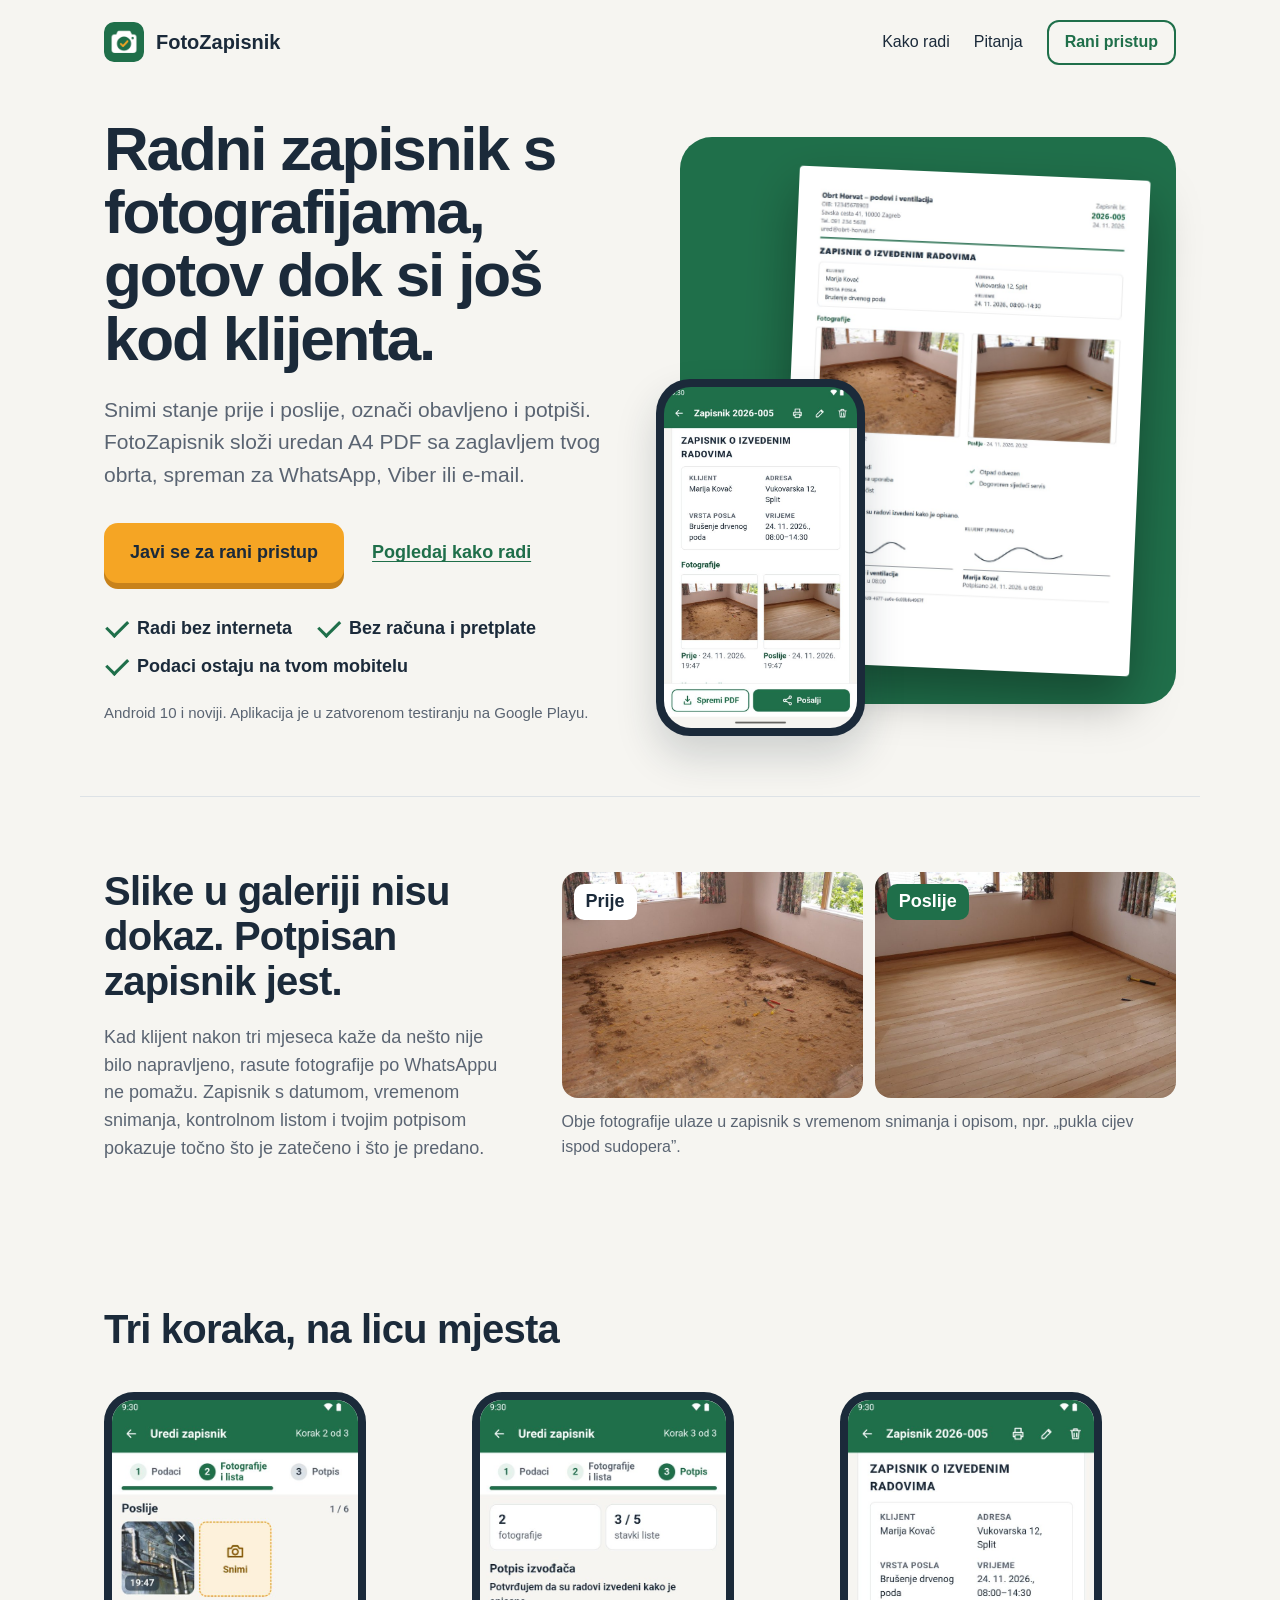
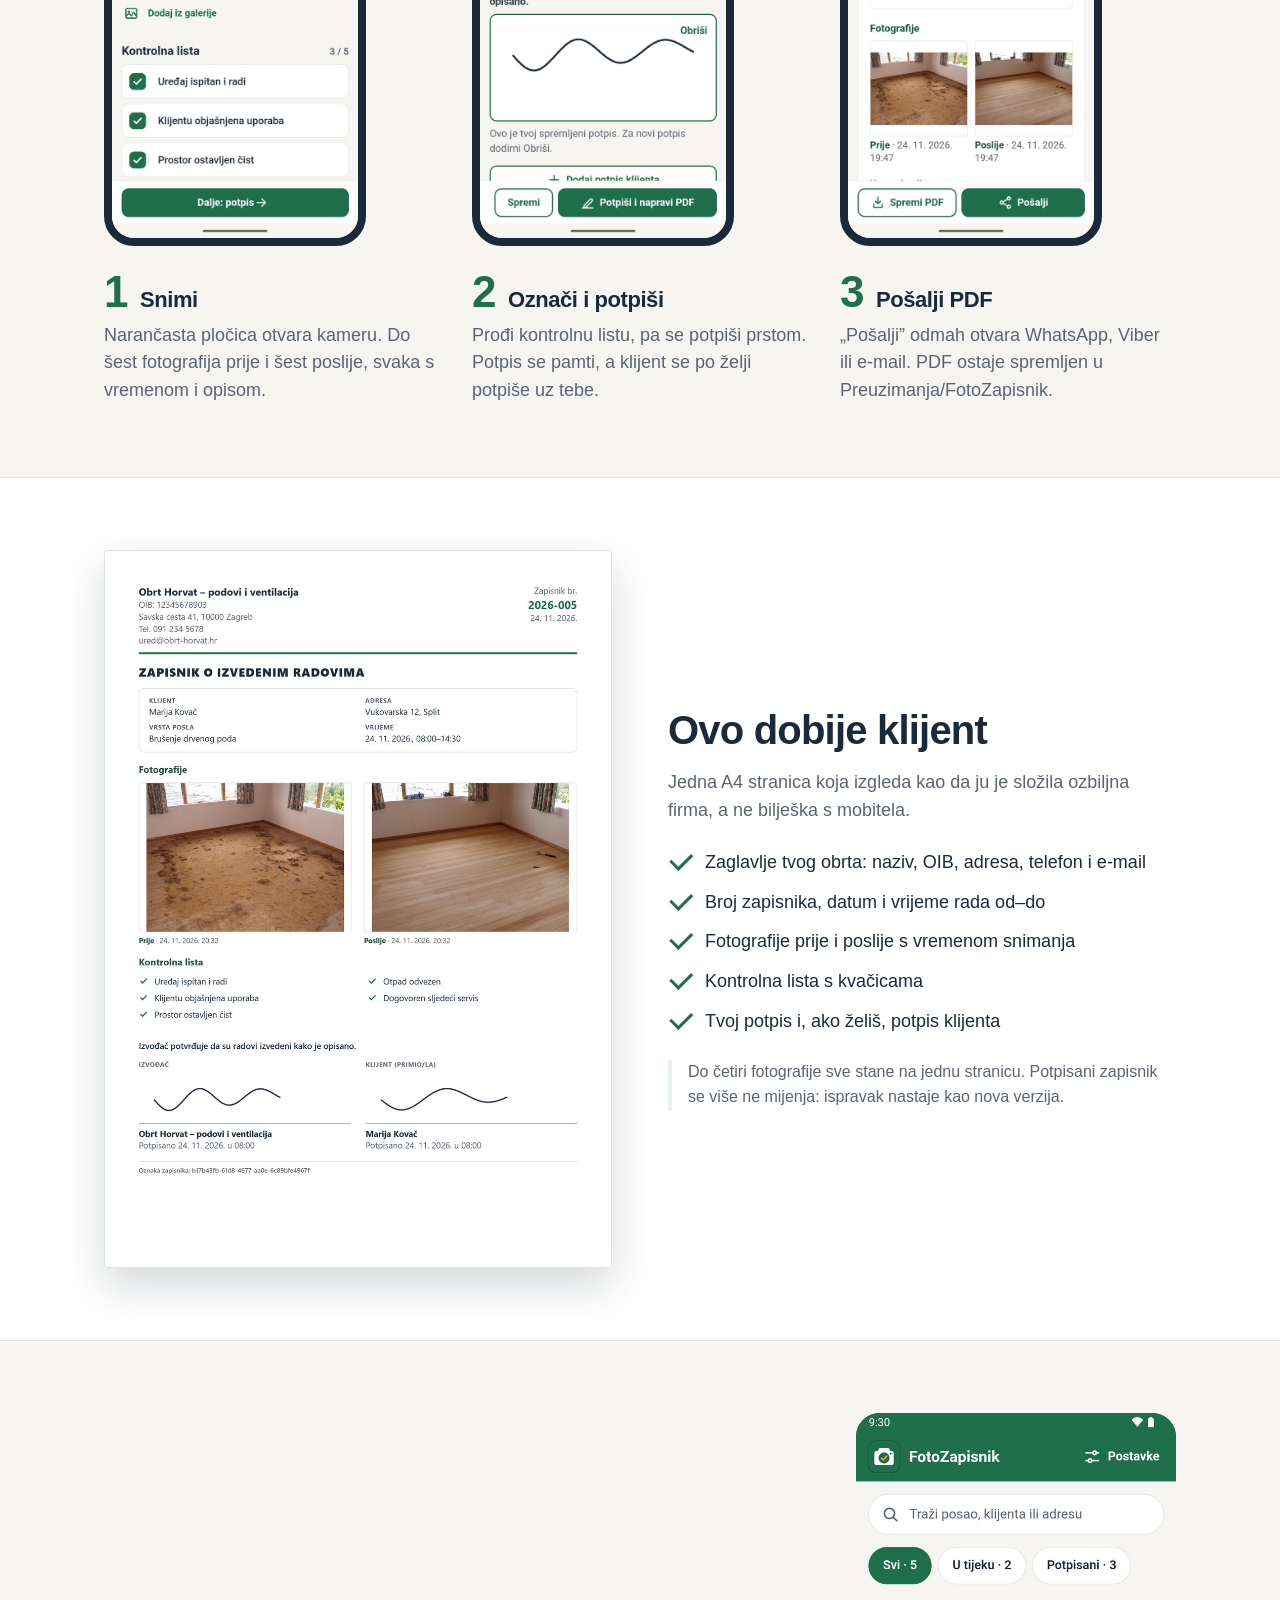
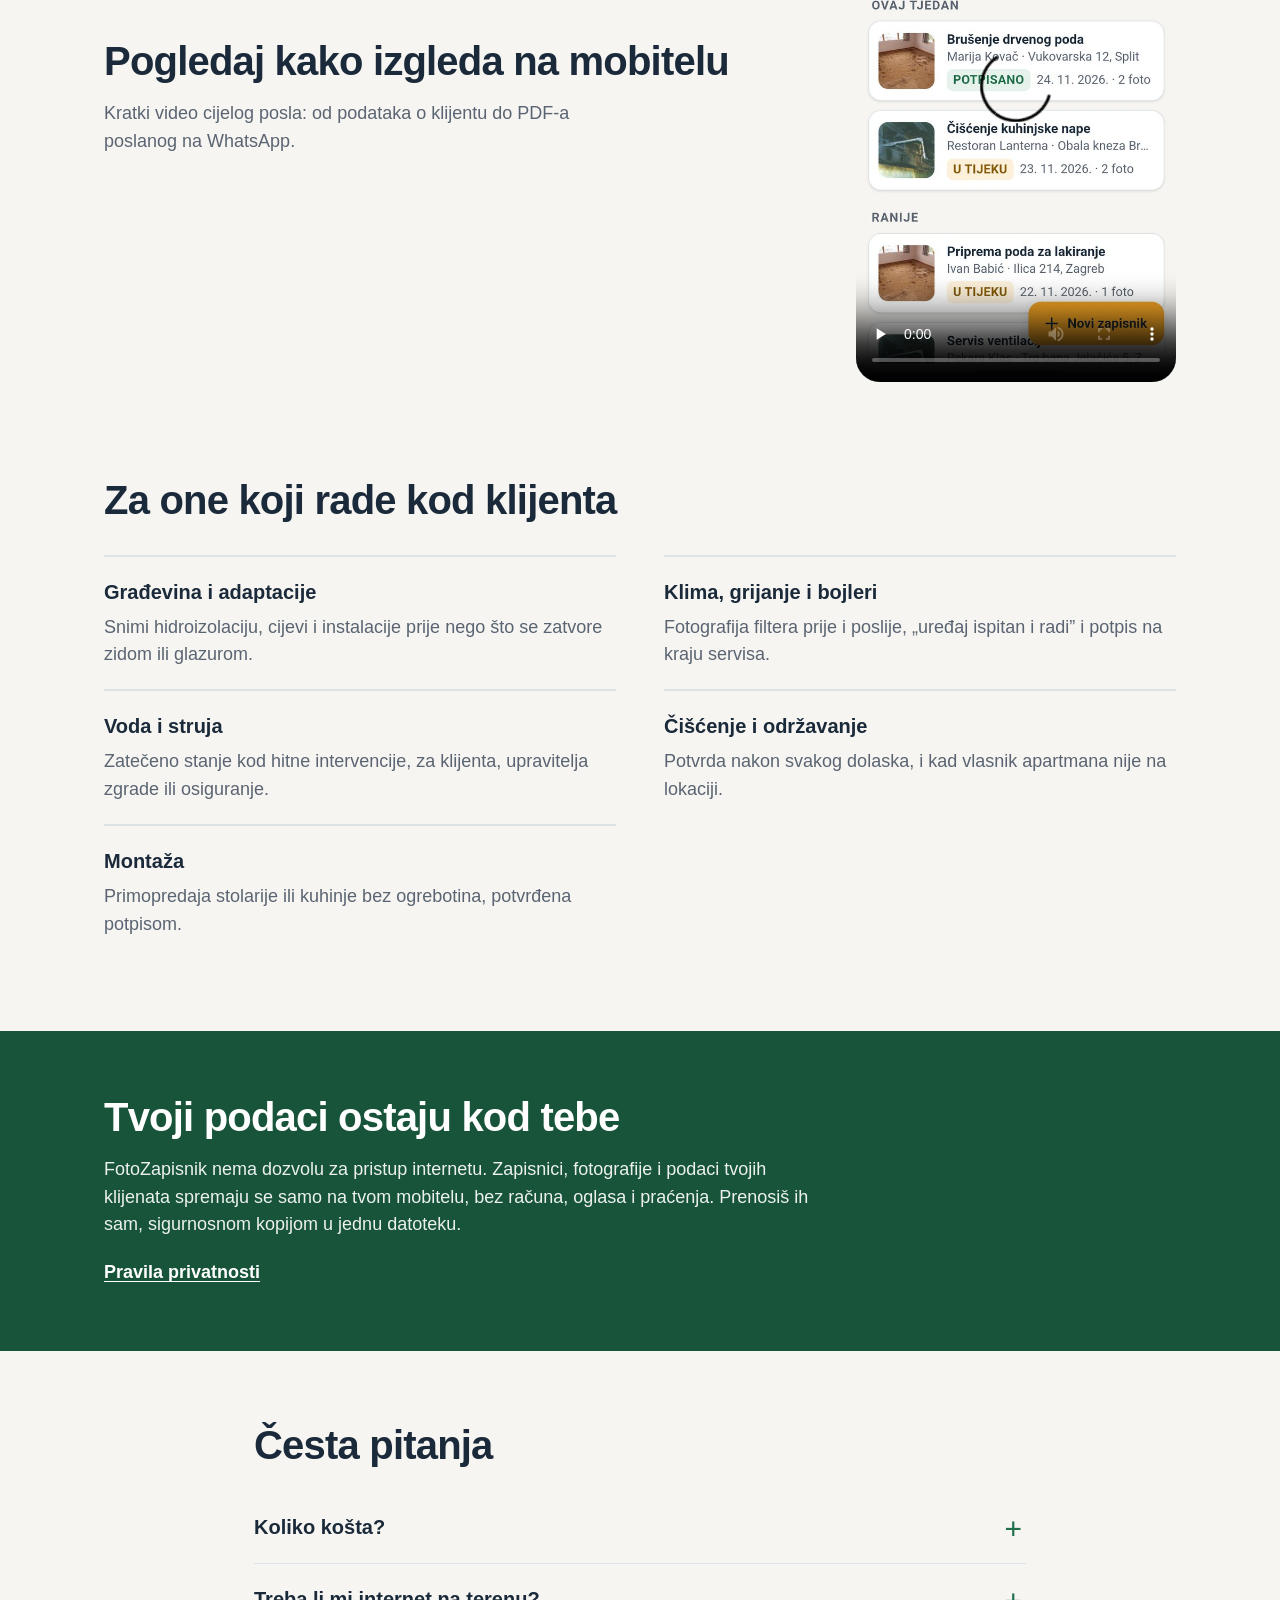
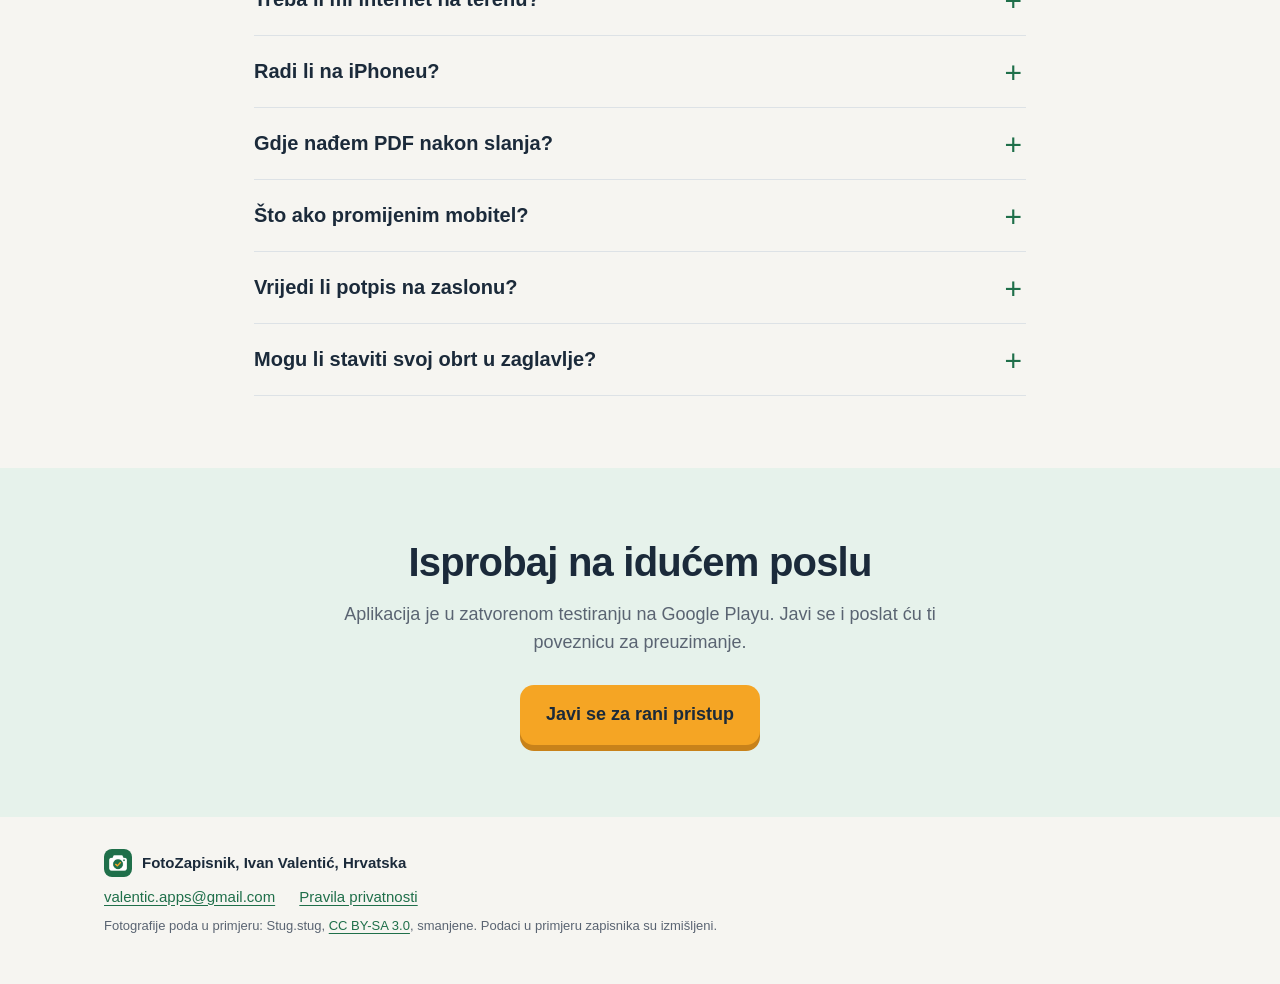
<file: index.html>
<!doctype html>
<html lang="hr">
<head>
<meta charset="utf-8">
<meta name="viewport" content="width=device-width,initial-scale=1">
<meta http-equiv="Content-Security-Policy" content="default-src 'self'; img-src 'self'; media-src 'self'; style-src 'self'; script-src 'none'; object-src 'none'; base-uri 'none'; form-action 'none'">
<title>FotoZapisnik – radni zapisnik s fotografijama, gotov na terenu</title>
<meta name="description" content="Snimi stanje prije i poslije, označi obavljeno i potpiši. FotoZapisnik složi uredan A4 PDF sa zaglavljem tvog obrta, spreman za WhatsApp ili e-mail. Radi bez interneta, bez računa i pretplate.">
<meta name="theme-color" content="#1F6F4A">
<meta property="og:type" content="website">
<meta property="og:title" content="FotoZapisnik – radni zapisnik s fotografijama, gotov na terenu">
<meta property="og:description" content="Prije i poslije, kontrolna lista i potpis u jednom PDF-u. Radi bez interneta, bez računa i pretplate.">
<meta property="og:image" content="https://ivanvalentic231-web.github.io/fotozapisnik/assets/zapisnik-a4.jpg">
<meta property="og:url" content="https://ivanvalentic231-web.github.io/fotozapisnik/">
<meta property="og:locale" content="hr_HR">
<link rel="icon" href="assets/ikona-192.png">
<link rel="apple-touch-icon" href="assets/ikona-192.png">
<link rel="stylesheet" href="style.css">
</head>
<body>
<!-- Dok aplikacija nije javno na Google Playu, gumbi vode na e-mail za rani pristup.
     Nakon objave zamijeni svaki href "mailto:..." s https://play.google.com/store/apps/details?id=com.ivan.fotozapisnik
     i tekst gumba s „Preuzmi na Google Playu”. -->
<header class="top">
  <a class="brand" href="#"><img src="assets/ikona-192.png" width="40" height="40" alt="">FotoZapisnik</a>
  <nav aria-label="Stranica">
    <a href="#kako">Kako radi</a>
    <a href="#pitanja">Pitanja</a>
    <a class="top-cta" href="mailto:valentic.apps@gmail.com?subject=FotoZapisnik%20%E2%80%93%20rani%20pristup">Rani pristup</a>
  </nav>
</header>

<main>
<section class="hero">
  <div class="hero-text">
    <h1>Radni zapisnik s fotografijama, gotov dok si još kod klijenta.</h1>
    <p class="lead">Snimi stanje prije i poslije, označi obavljeno i potpiši. FotoZapisnik složi uredan A4 PDF sa zaglavljem tvog obrta, spreman za WhatsApp, Viber ili e-mail.</p>
    <div class="actions">
      <a class="button" href="mailto:valentic.apps@gmail.com?subject=FotoZapisnik%20%E2%80%93%20rani%20pristup&amp;body=Pozdrav%2C%20zanima%20me%20FotoZapisnik.%20Bavim%20se%3A%20">Javi se za rani pristup</a>
      <a class="link" href="#kako">Pogledaj kako radi</a>
    </div>
    <ul class="facts" aria-label="Ukratko">
      <li>Radi bez interneta</li>
      <li>Bez računa i pretplate</li>
      <li>Podaci ostaju na tvom mobitelu</li>
    </ul>
    <p class="platform">Android 10 i noviji. Aplikacija je u zatvorenom testiranju na Google Playu.</p>
  </div>
  <div class="hero-visual" aria-hidden="true">
    <img class="sheet" src="assets/zapisnik-a4.jpg" width="1000" height="1414" alt="">
    <div class="phone"><img src="assets/app-pregled-pdf.jpg" width="600" height="1067" alt=""></div>
  </div>
</section>

<section class="proof">
  <div class="proof-text">
    <h2>Slike u galeriji nisu dokaz. Potpisan zapisnik jest.</h2>
    <p>Kad klijent nakon tri mjeseca kaže da nešto nije bilo napravljeno, rasute fotografije po WhatsAppu ne pomažu. Zapisnik s datumom, vremenom snimanja, kontrolnom listom i tvojim potpisom pokazuje točno što je zatečeno i što je predano.</p>
  </div>
  <figure class="pair">
    <div><img src="assets/pod-prije.jpg" width="900" height="675" alt="Drveni pod prije brušenja, s ostacima ljepila"><span>Prije</span></div>
    <div><img src="assets/pod-poslije.jpg" width="900" height="675" alt="Isti pod nakon prvog brušenja"><span>Poslije</span></div>
    <figcaption>Obje fotografije ulaze u zapisnik s vremenom snimanja i opisom, npr. „pukla cijev ispod sudopera”.</figcaption>
  </figure>
</section>

<section class="steps" id="kako">
  <h2>Tri koraka, na licu mjesta</h2>
  <ol>
    <li>
      <img src="assets/app-fotografije.jpg" width="600" height="1067" alt="Korak s fotografijama prije i poslije i kontrolnom listom">
      <h3>Snimi</h3>
      <p>Narančasta pločica otvara kameru. Do šest fotografija prije i šest poslije, svaka s vremenom i opisom.</p>
    </li>
    <li>
      <img src="assets/app-potpis.jpg" width="600" height="1067" alt="Korak s potpisom izvođača">
      <h3>Označi i potpiši</h3>
      <p>Prođi kontrolnu listu, pa se potpiši prstom. Potpis se pamti, a klijent se po želji potpiše uz tebe.</p>
    </li>
    <li>
      <img src="assets/app-pregled-pdf.jpg" width="600" height="1067" alt="Pregled zapisnika s gumbima Spremi PDF i Pošalji">
      <h3>Pošalji PDF</h3>
      <p>„Pošalji” odmah otvara WhatsApp, Viber ili e-mail. PDF ostaje spremljen u Preuzimanja/FotoZapisnik.</p>
    </li>
  </ol>
</section>

<section class="result">
  <div class="result-sheet"><img src="assets/zapisnik-a4.jpg" width="1000" height="1414" alt="Primjer A4 zapisnika o izvedenim radovima: zaglavlje obrta, podaci posla, fotografije prije i poslije, kontrolna lista i potpisi"></div>
  <div class="result-text">
    <h2>Ovo dobije klijent</h2>
    <p>Jedna A4 stranica koja izgleda kao da ju je složila ozbiljna firma, a ne bilješka s mobitela.</p>
    <ul class="checks">
      <li>Zaglavlje tvog obrta: naziv, OIB, adresa, telefon i e-mail</li>
      <li>Broj zapisnika, datum i vrijeme rada od–do</li>
      <li>Fotografije prije i poslije s vremenom snimanja</li>
      <li>Kontrolna lista s kvačicama</li>
      <li>Tvoj potpis i, ako želiš, potpis klijenta</li>
    </ul>
    <p class="note">Do četiri fotografije sve stane na jednu stranicu. Potpisani zapisnik se više ne mijenja: ispravak nastaje kao nova verzija.</p>
  </div>
</section>

<section class="video">
  <div class="video-text">
    <h2>Pogledaj kako izgleda na mobitelu</h2>
    <p>Kratki video cijelog posla: od podataka o klijentu do PDF-a poslanog na WhatsApp.</p>
  </div>
  <video controls preload="none" playsinline poster="assets/app-popis.jpg" width="360" height="640">
    <source src="assets/fotozapisnik-video.mp4" type="video/mp4">
    <a href="assets/fotozapisnik-video.mp4">Preuzmi video</a>
  </video>
</section>

<section class="who">
  <h2>Za one koji rade kod klijenta</h2>
  <dl>
    <div><dt>Građevina i adaptacije</dt><dd>Snimi hidroizolaciju, cijevi i instalacije prije nego što se zatvore zidom ili glazurom.</dd></div>
    <div><dt>Klima, grijanje i bojleri</dt><dd>Fotografija filtera prije i poslije, „uređaj ispitan i radi” i potpis na kraju servisa.</dd></div>
    <div><dt>Voda i struja</dt><dd>Zatečeno stanje kod hitne intervencije, za klijenta, upravitelja zgrade ili osiguranje.</dd></div>
    <div><dt>Čišćenje i održavanje</dt><dd>Potvrda nakon svakog dolaska, i kad vlasnik apartmana nije na lokaciji.</dd></div>
    <div><dt>Montaža</dt><dd>Primopredaja stolarije ili kuhinje bez ogrebotina, potvrđena potpisom.</dd></div>
  </dl>
</section>

<section class="privacy-band">
  <div>
    <h2>Tvoji podaci ostaju kod tebe</h2>
    <p>FotoZapisnik nema dozvolu za pristup internetu. Zapisnici, fotografije i podaci tvojih klijenata spremaju se samo na tvom mobitelu, bez računa, oglasa i praćenja. Prenosiš ih sam, sigurnosnom kopijom u jednu datoteku.</p>
    <a href="privacy.html">Pravila privatnosti</a>
  </div>
</section>

<section class="faq" id="pitanja">
  <h2>Česta pitanja</h2>
  <details><summary>Koliko košta?</summary><p>Dok traje testiranje, aplikacija je besplatna i bez ograničenja. Nakon objave prvih pet zapisnika ostaje besplatno, a za neograničen rad plaćaš samo jednom, bez mjesečne pretplate i bez reklama.</p></details>
  <details><summary>Treba li mi internet na terenu?</summary><p>Ne. Sve radi i u podrumu, garaži ili novogradnji bez signala. Internet ti treba samo aplikaciji kojom šalješ PDF.</p></details>
  <details><summary>Radi li na iPhoneu?</summary><p>Za sada ne. FotoZapisnik je za Android 10 i novije.</p></details>
  <details><summary>Gdje nađem PDF nakon slanja?</summary><p>U mapi Preuzimanja/FotoZapisnik na mobitelu. Isti zapisnik možeš poslati ponovno iz aplikacije kad god zatreba.</p></details>
  <details><summary>Što ako promijenim mobitel?</summary><p>U Postavkama izradi sigurnosnu kopiju u jednu datoteku i vrati je na novom mobitelu. Kopiju izrađuješ sam: bez nje se zapisnici gube s mobitelom.</p></details>
  <details><summary>Vrijedi li potpis na zaslonu?</summary><p>Potpis prstom je slika potpisa u zapisniku i služi kao potvrda između tebe i klijenta. Nije kvalificirani elektronički potpis.</p></details>
  <details><summary>Mogu li staviti svoj obrt u zaglavlje?</summary><p>Da. Naziv obrta, OIB, adresu, telefon, e-mail i potpis upišeš jednom u Postavkama i oni idu na svaki zapisnik.</p></details>
</section>

<section class="final">
  <h2>Isprobaj na idućem poslu</h2>
  <p>Aplikacija je u zatvorenom testiranju na Google Playu. Javi se i poslat ću ti poveznicu za preuzimanje.</p>
  <a class="button" href="mailto:valentic.apps@gmail.com?subject=FotoZapisnik%20%E2%80%93%20rani%20pristup&amp;body=Pozdrav%2C%20zanima%20me%20FotoZapisnik.%20Bavim%20se%3A%20">Javi se za rani pristup</a>
</section>
</main>

<footer class="bottom">
  <p><img src="assets/ikona-192.png" width="28" height="28" alt="">FotoZapisnik, Ivan Valentić, Hrvatska</p>
  <p><a href="mailto:valentic.apps@gmail.com">valentic.apps@gmail.com</a> <a href="privacy.html">Pravila privatnosti</a></p>
  <p class="credits">Fotografije poda u primjeru: Stug.stug, <a href="https://creativecommons.org/licenses/by-sa/3.0/">CC BY-SA 3.0</a>, smanjene. Podaci u primjeru zapisnika su izmišljeni.</p>
</footer>
</body>
</html>
</file>
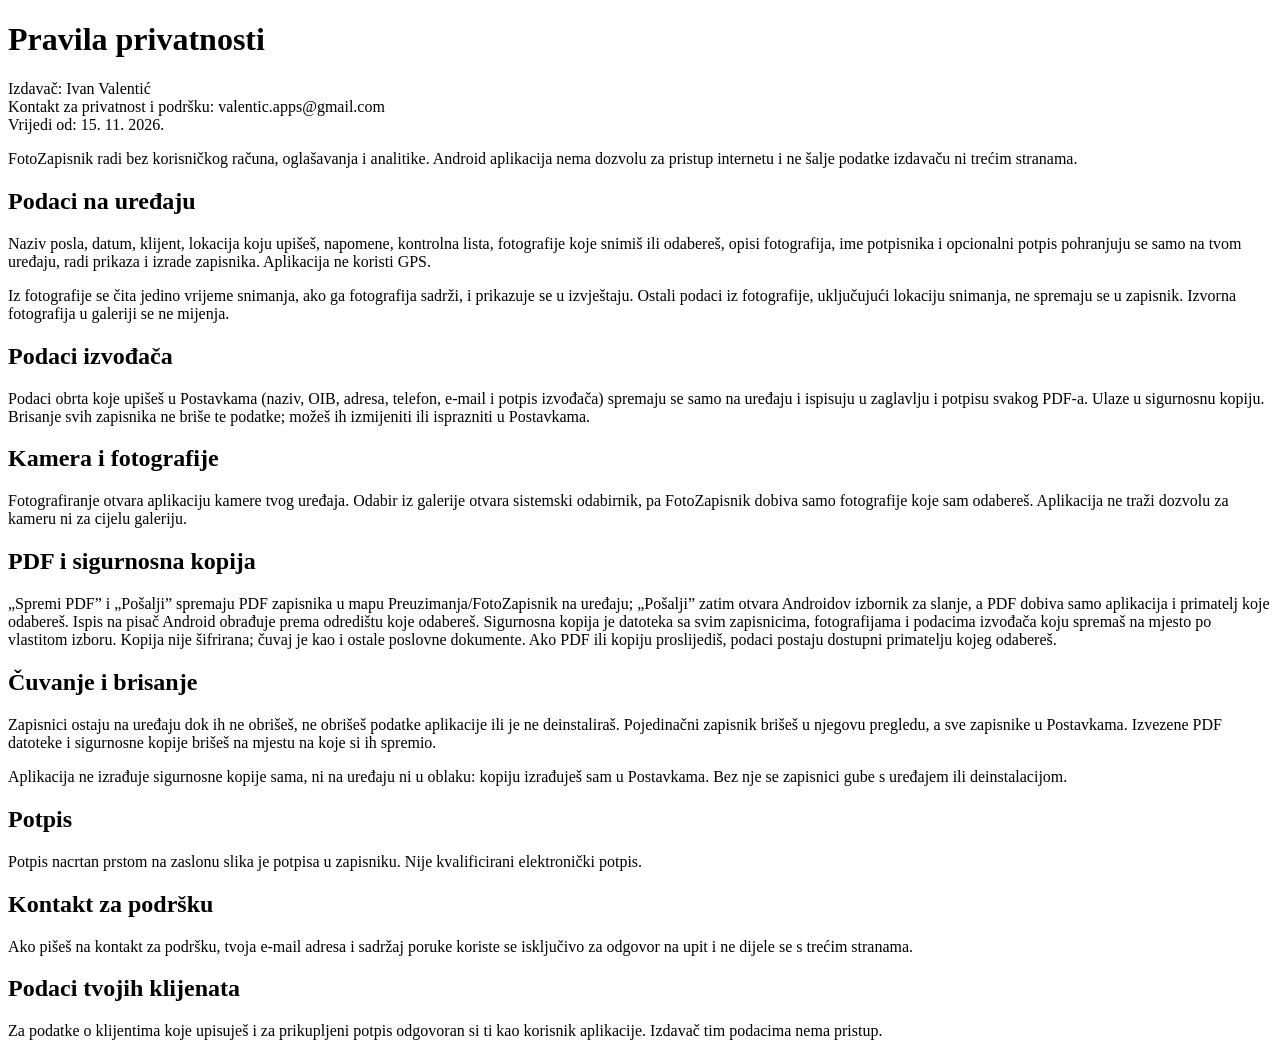
<file: privacy.html>
<!doctype html>
<!-- Kopija web/privacy.html za GitHub Pages (ivanvalentic231-web/fotozapisnik). Izmjene radi u web/privacy.html pa ponovno kopiraj. -->
<html lang="hr">
<head>
<meta charset="utf-8">
<meta name="viewport" content="width=device-width,initial-scale=1,viewport-fit=cover">
<meta http-equiv="Content-Security-Policy" content="default-src 'self'; style-src 'self'; script-src 'none'; object-src 'none'; base-uri 'none'; form-action 'none'">
<title>Pravila privatnosti · FotoZapisnik</title>
</head>
<body>
<main>
<h1>Pravila privatnosti</h1>
<p>Izdavač: Ivan Valentić<br>Kontakt za privatnost i podršku: valentic.apps@gmail.com<br>Vrijedi od: 15. 11. 2026.</p>
<p>FotoZapisnik radi bez korisničkog računa, oglašavanja i analitike. Android aplikacija nema dozvolu za pristup internetu i ne šalje podatke izdavaču ni trećim stranama.</p>
<h2>Podaci na uređaju</h2>
<p>Naziv posla, datum, klijent, lokacija koju upišeš, napomene, kontrolna lista, fotografije koje snimiš ili odabereš, opisi fotografija, ime potpisnika i opcionalni potpis pohranjuju se samo na tvom uređaju, radi prikaza i izrade zapisnika. Aplikacija ne koristi GPS.</p>
<p>Iz fotografije se čita jedino vrijeme snimanja, ako ga fotografija sadrži, i prikazuje se u izvještaju. Ostali podaci iz fotografije, uključujući lokaciju snimanja, ne spremaju se u zapisnik. Izvorna fotografija u galeriji se ne mijenja.</p>
<h2>Podaci izvođača</h2>
<p>Podaci obrta koje upišeš u Postavkama (naziv, OIB, adresa, telefon, e-mail i potpis izvođača) spremaju se samo na uređaju i ispisuju u zaglavlju i potpisu svakog PDF-a. Ulaze u sigurnosnu kopiju. Brisanje svih zapisnika ne briše te podatke; možeš ih izmijeniti ili isprazniti u Postavkama.</p>
<h2>Kamera i fotografije</h2>
<p>Fotografiranje otvara aplikaciju kamere tvog uređaja. Odabir iz galerije otvara sistemski odabirnik, pa FotoZapisnik dobiva samo fotografije koje sam odabereš. Aplikacija ne traži dozvolu za kameru ni za cijelu galeriju.</p>
<h2>PDF i sigurnosna kopija</h2>
<p>„Spremi PDF” i „Pošalji” spremaju PDF zapisnika u mapu Preuzimanja/FotoZapisnik na uređaju; „Pošalji” zatim otvara Androidov izbornik za slanje, a PDF dobiva samo aplikacija i primatelj koje odabereš. Ispis na pisač Android obrađuje prema odredištu koje odabereš. Sigurnosna kopija je datoteka sa svim zapisnicima, fotografijama i podacima izvođača koju spremaš na mjesto po vlastitom izboru. Kopija nije šifrirana; čuvaj je kao i ostale poslovne dokumente. Ako PDF ili kopiju proslijediš, podaci postaju dostupni primatelju kojeg odabereš.</p>
<h2>Čuvanje i brisanje</h2>
<p>Zapisnici ostaju na uređaju dok ih ne obrišeš, ne obrišeš podatke aplikacije ili je ne deinstaliraš. Pojedinačni zapisnik brišeš u njegovu pregledu, a sve zapisnike u Postavkama. Izvezene PDF datoteke i sigurnosne kopije brišeš na mjestu na koje si ih spremio.</p>
<p>Aplikacija ne izrađuje sigurnosne kopije sama, ni na uređaju ni u oblaku: kopiju izrađuješ sam u Postavkama. Bez nje se zapisnici gube s uređajem ili deinstalacijom.</p>
<h2>Potpis</h2>
<p>Potpis nacrtan prstom na zaslonu slika je potpisa u zapisniku. Nije kvalificirani elektronički potpis.</p>
<h2>Kontakt za podršku</h2>
<p>Ako pišeš na kontakt za podršku, tvoja e-mail adresa i sadržaj poruke koriste se isključivo za odgovor na upit i ne dijele se s trećim stranama.</p>
<h2>Podaci tvojih klijenata</h2>
<p>Za podatke o klijentima koje upisuješ i za prikupljeni potpis odgovoran si ti kao korisnik aplikacije. Izdavač tim podacima nema pristup.</p>
</main>
</body>
</html>
</file>
<file: style.css>
/* FotoZapisnik – web stranica. Boje su iste kao u aplikaciji; narančasta samo za glavni poziv na akciju. */
:root {
  --green: #1F6F4A;
  --green-dark: #17543A;
  --green-tint: #E6F2EB;
  --orange: #F5A524;
  --ink: #1B2A3A;
  --muted: #5A6472;
  --paper: #F6F5F1;
  --white: #FFFFFF;
  --line: #DDE2E6;
  --shadow: rgba(27, 42, 58, .18);
  --wrap: 1120px;
}

* { box-sizing: border-box; }
html { scroll-behavior: smooth; }
body {
  margin: 0;
  background: var(--paper);
  color: var(--ink);
  font: 18px/1.55 "Segoe UI", Roboto, "Helvetica Neue", Arial, system-ui, sans-serif;
  -webkit-text-size-adjust: 100%;
}
img, video { display: block; max-width: 100%; height: auto; }
h1, h2, h3, p, ul, ol, dl, dd, figure { margin: 0; }
h1, h2, h3 { font-weight: 800; letter-spacing: -0.02em; line-height: 1.12; }
h2 { font-size: clamp(28px, 3.4vw, 40px); }
h3 { font-size: 22px; }
a { color: var(--green); text-underline-offset: 3px; }
:focus-visible { outline: 3px solid var(--orange); outline-offset: 3px; border-radius: 6px; }

/* ---------- Zaglavlje ---------- */
.top {
  max-width: var(--wrap);
  margin: 0 auto;
  padding: 20px 24px;
  display: flex;
  align-items: center;
  justify-content: space-between;
  gap: 16px;
}
.brand { display: flex; align-items: center; gap: 12px; color: var(--ink); text-decoration: none; font-weight: 800; font-size: 20px; }
.brand img { border-radius: 10px; }
.top nav { display: flex; align-items: center; gap: 24px; font-size: 16px; }
.top nav a { color: var(--ink); text-decoration: none; }
.top nav a:hover { color: var(--green); }
.top nav .top-cta { color: var(--green); font-weight: 700; border: 2px solid var(--green); border-radius: 12px; padding: 8px 16px; }

/* ---------- Glavni dio: tekst lijevo, zapisnik na „radnoj ploči” desno ---------- */
.hero {
  max-width: var(--wrap);
  margin: 0 auto;
  padding: 32px 24px 72px;
  display: grid;
  grid-template-columns: 1.05fr 1fr;
  gap: 56px;
  align-items: center;
}
.hero h1 { font-size: clamp(36px, 5.2vw, 62px); letter-spacing: -0.035em; line-height: 1.02; }
.lead { margin-top: 24px; font-size: 21px; color: var(--muted); max-width: 32em; }
.actions { margin-top: 32px; display: flex; flex-wrap: wrap; align-items: center; gap: 16px 28px; }
.button {
  display: inline-block;
  background: var(--orange);
  color: var(--ink);
  font-weight: 800;
  font-size: 18px;
  text-decoration: none;
  padding: 16px 26px;
  border-radius: 14px;
  box-shadow: 0 6px 0 #C8821A;
}
.button:hover { background: #F7B03D; }
.button:active { transform: translateY(3px); box-shadow: 0 3px 0 #C8821A; }
.link { font-weight: 700; }
.facts { list-style: none; padding: 0; margin-top: 32px; display: flex; flex-wrap: wrap; gap: 10px 24px; font-weight: 600; }
.facts li { display: flex; align-items: center; gap: 10px; }
.facts li::before,
.checks li::before {
  content: "";
  flex: none;
  width: 10px;
  height: 18px;
  border: solid var(--green);
  border-width: 0 3px 3px 0;
  margin: 0 4px 0 6px;
  transform: rotate(45deg) translate(-2px, -3px);
}
.platform { margin-top: 20px; font-size: 15px; color: var(--muted); }

.hero-visual {
  position: relative;
  background: var(--green);
  border-radius: 32px;
  padding: 36px 36px 36px 22%;
  min-height: 560px;
}
.sheet {
  width: 100%;
  border-radius: 4px;
  box-shadow: 0 24px 50px rgba(0, 0, 0, .35);
  transform: rotate(2.5deg);
  animation: sheet-in .9s cubic-bezier(.2, .7, .2, 1) both;
}
.phone {
  position: absolute;
  left: -24px;
  bottom: -32px;
  width: 42%;
  padding: 8px;
  background: var(--ink);
  border-radius: 34px;
  box-shadow: 0 20px 40px var(--shadow);
  animation: phone-in .9s .25s cubic-bezier(.2, .7, .2, 1) both;
}
.phone img { border-radius: 27px; }
@keyframes sheet-in { from { opacity: 0; transform: rotate(7deg) translateY(30px); } }
@keyframes phone-in { from { opacity: 0; transform: translateY(40px); } }

/* ---------- Dokaz: prije i poslije ---------- */
.proof {
  max-width: var(--wrap);
  margin: 0 auto;
  padding: 72px 24px;
  display: grid;
  grid-template-columns: 0.8fr 1.2fr;
  gap: 48px;
  align-items: center;
  border-top: 1px solid var(--line);
}
.proof-text p { margin-top: 20px; color: var(--muted); max-width: 30em; }
.pair { display: grid; grid-template-columns: 1fr 1fr; gap: 12px; }
.pair div { position: relative; }
.pair img { border-radius: 16px; width: 100%; aspect-ratio: 4 / 3; object-fit: cover; }
.pair span {
  position: absolute;
  left: 12px;
  top: 12px;
  background: var(--white);
  color: var(--ink);
  font-weight: 800;
  padding: 4px 12px;
  border-radius: 10px;
}
.pair div + div span { background: var(--green); color: var(--white); }
.pair figcaption { grid-column: 1 / -1; font-size: 16px; color: var(--muted); }

/* ---------- Koraci (stvarni slijed, zato brojevi) ---------- */
.steps { max-width: var(--wrap); margin: 0 auto; padding: 72px 24px; }
.steps ol { list-style: none; padding: 0; margin-top: 40px; display: grid; grid-template-columns: repeat(3, 1fr); gap: 32px; counter-reset: step; }
.steps li { counter-increment: step; }
.steps li img {
  width: 78%;
  border: 8px solid var(--ink);
  border-radius: 30px;
  margin-bottom: 24px;
}
.steps h3 { display: flex; align-items: baseline; gap: 12px; }
.steps h3::before {
  content: counter(step);
  font-size: 44px;
  line-height: 1;
  color: var(--green);
}
.steps li p { margin-top: 8px; color: var(--muted); }

/* ---------- Gotov zapisnik ---------- */
.result {
  background: var(--white);
  border-top: 1px solid var(--line);
  border-bottom: 1px solid var(--line);
}
.result {
  display: grid;
  grid-template-columns: minmax(0, 1fr) minmax(0, 1fr);
  gap: 56px;
  align-items: center;
  padding: 72px max(24px, calc((100% - var(--wrap)) / 2 + 24px));
}
.result-sheet img { border: 1px solid var(--line); border-radius: 4px; box-shadow: 0 18px 40px var(--shadow); }
.result-text > p { margin-top: 16px; color: var(--muted); }
.checks { list-style: none; padding: 0; margin-top: 24px; display: grid; gap: 12px; }
.checks li { display: flex; gap: 14px; align-items: flex-start; }
.checks li::before { margin-top: 3px; }
.result .note { margin-top: 24px; font-size: 16px; padding-left: 16px; border-left: 4px solid var(--green-tint); }

/* ---------- Video ---------- */
.video {
  max-width: var(--wrap);
  margin: 0 auto;
  padding: 72px 24px;
  display: grid;
  grid-template-columns: 1fr auto;
  gap: 48px;
  align-items: center;
}
.video-text p { margin-top: 16px; color: var(--muted); max-width: 28em; }
.video video { width: 320px; border-radius: 24px; background: var(--ink); }

/* ---------- Za koga ---------- */
.who { max-width: var(--wrap); margin: 0 auto; padding: 24px 24px 72px; }
.who dl { margin-top: 32px; display: grid; grid-template-columns: repeat(2, 1fr); gap: 0 48px; }
.who dl div { padding: 20px 0; border-top: 2px solid var(--line); }
.who dt { font-weight: 800; font-size: 20px; }
.who dd { margin-top: 6px; color: var(--muted); }

/* ---------- Privatnost ---------- */
.privacy-band { background: var(--green-dark); color: var(--white); }
.privacy-band div { max-width: var(--wrap); margin: 0 auto; padding: 64px 24px; }
.privacy-band p { margin-top: 16px; max-width: 40em; opacity: .92; }
.privacy-band a { display: inline-block; margin-top: 20px; color: var(--white); font-weight: 700; }

/* ---------- Pitanja ---------- */
.faq { max-width: 820px; margin: 0 auto; padding: 72px 24px; }
.faq h2 { margin-bottom: 24px; }
.faq details { border-bottom: 1px solid var(--line); }
.faq summary {
  cursor: pointer;
  list-style: none;
  padding: 20px 40px 20px 0;
  font-weight: 700;
  font-size: 20px;
  position: relative;
}
.faq summary::-webkit-details-marker { display: none; }
.faq summary::after {
  content: "+";
  position: absolute;
  right: 4px;
  top: 14px;
  font-size: 30px;
  font-weight: 400;
  color: var(--green);
}
.faq details[open] summary::after { content: "–"; }
.faq details p { padding: 0 0 20px; color: var(--muted); max-width: 40em; }

/* ---------- Završni poziv i podnožje ---------- */
.final { background: var(--green-tint); text-align: center; padding: 72px 24px; }
.final p { margin: 16px auto 28px; max-width: 34em; color: var(--muted); }
.bottom { max-width: var(--wrap); margin: 0 auto; padding: 32px 24px 48px; font-size: 15px; color: var(--muted); display: grid; gap: 8px; }
.bottom p:first-child { display: flex; align-items: center; gap: 10px; color: var(--ink); font-weight: 700; }
.bottom p:first-child img { border-radius: 8px; }
.bottom p a + a { margin-left: 20px; }
.credits { font-size: 13px; }

/* ---------- Mobitel ---------- */
@media (max-width: 880px) {
  body { font-size: 17px; }
  .top nav a:not(.top-cta) { display: none; }
  .hero, .proof, .result, .video { grid-template-columns: 1fr; gap: 40px; }
  .hero { padding-bottom: 72px; }
  .lead { font-size: 19px; }
  .hero-visual { min-height: 0; padding: 24px 24px 24px 26%; margin-right: 8px; }
  .phone { left: -12px; bottom: -28px; width: 44%; border-radius: 26px; padding: 6px; }
  .phone img { border-radius: 21px; }
  .steps ol { grid-template-columns: 1fr; gap: 48px; }
  .steps li img { width: 62%; max-width: 280px; }
  .result { padding: 56px 24px; }
  .result-sheet { order: 2; }
  .video video { width: 100%; max-width: 340px; }
  .who dl { grid-template-columns: 1fr; }
}
@media (prefers-reduced-motion: reduce) {
  html { scroll-behavior: auto; }
  .sheet, .phone { animation: none; }
}
</file>
